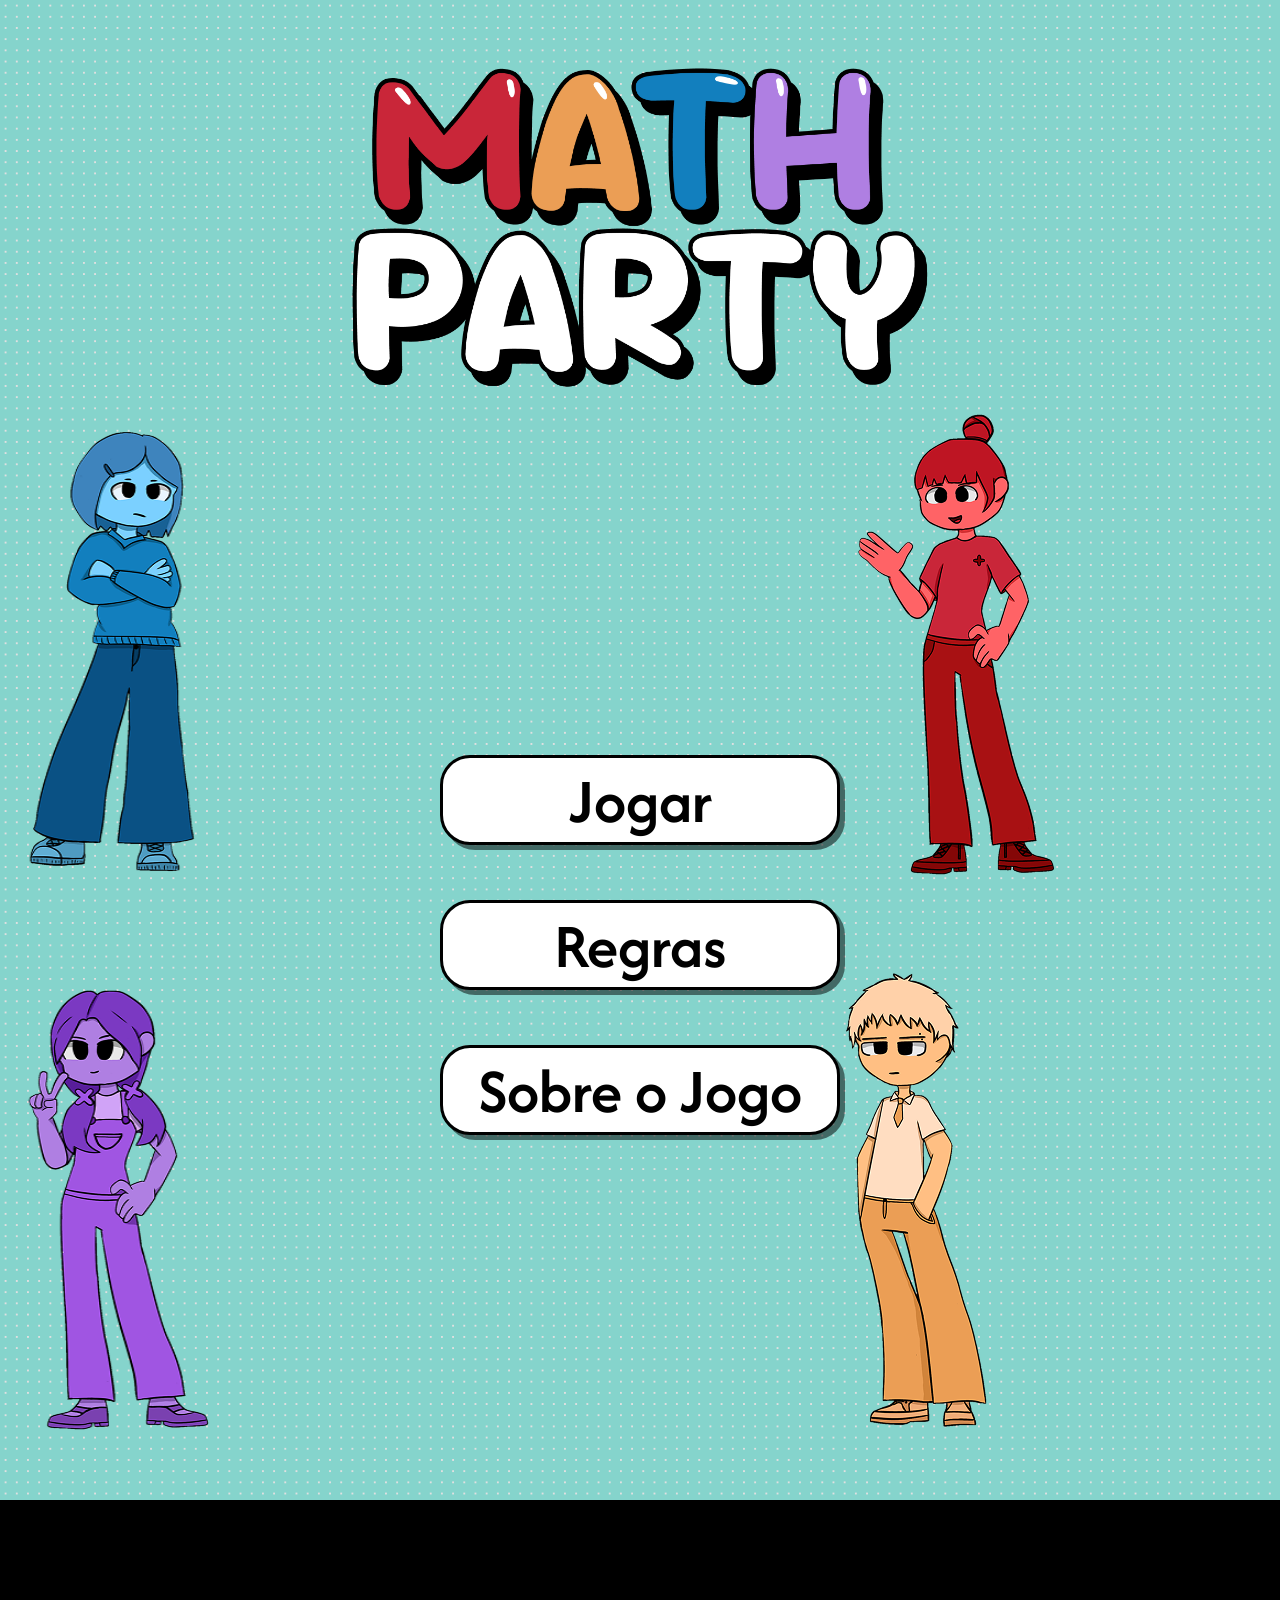
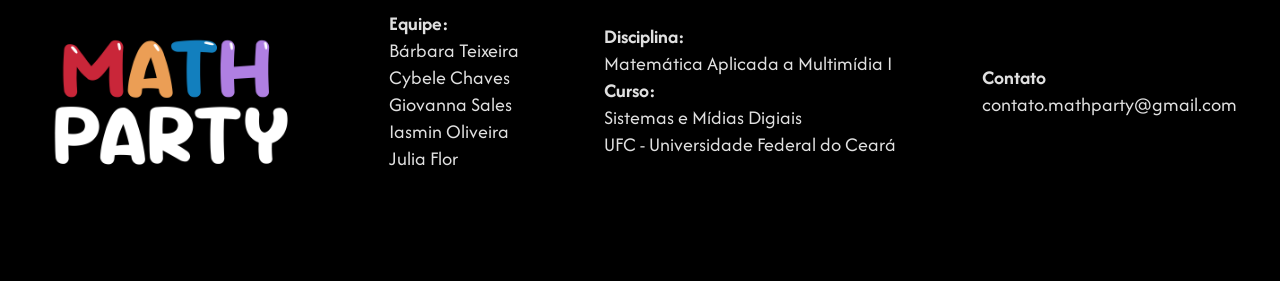
<file: index.html>
<!DOCTYPE html>
<html lang="en">

<head>
    <meta charset="UTF-8">
    <meta name="viewport" content="width=device-width, initial-scale=1.0">
    <title>Math Party</title>
    <link rel="preconnect" href="https://fonts.googleapis.com">
    <link rel="preconnect" href="https://fonts.gstatic.com" crossorigin>
    <link href="https://fonts.googleapis.com/css2?family=Afacad+Flux:wght@100..1000&display=swap" rel="stylesheet">
    <link rel="stylesheet" href="style.css">
</head>

<body>
    <div>
        <div class="logo-container">
            <img src="images/mathpartylogo.png" alt="" class="img-logo">
        </div>




        <div class="personagens">
            <div class="personagens-esquerda">
                <img src="images/subtracao.png" alt="" class="img-pecas">
                <img src="images/multiplicacao.png" alt="" class="img-pecas">
            </div>

            <div class="button-container">
                <a href="pages/escolhapersonagens.html"><button>Jogar</button></a>
                <a href="pages/regras.html"><button>Regras</button></a>
                <a href="pages/sobre.html"><button>Sobre o Jogo</button></a>
            </div>

            <div class="personagens-direita">
                <img src="images/adicao.png" alt="" class="img-pecas">
                <img src="images/divisao.png" alt="" class="img-pecas">
            </div>
        </div>
    </div>

    <footer>
        <img src="images/mathpartylogo.png" alt="logo-mathparty">
        <div>
            <p>
                <strong>Equipe:</strong><br>
                Bárbara Teixeira <br>
                Cybele Chaves<br>
                Giovanna Sales<br>
                Iasmin Oliveira<br>
                Julia Flor
            </p>
        </div>
        <div>
            <p>
                <strong>Disciplina:</strong><br>
                Matemática Aplicada a Multimídia I<br>
                <strong>Curso:</strong><br>
                Sistemas e Mídias Digiais <br>
                UFC - Universidade Federal do Ceará
            </p>
        </div>
        <div>
            <p>
                <strong>Contato</strong><br>
                <p>contato.mathparty@gmail.com</p>
            </p>
        </div>
    </footer>
</body>

</html>
</file>
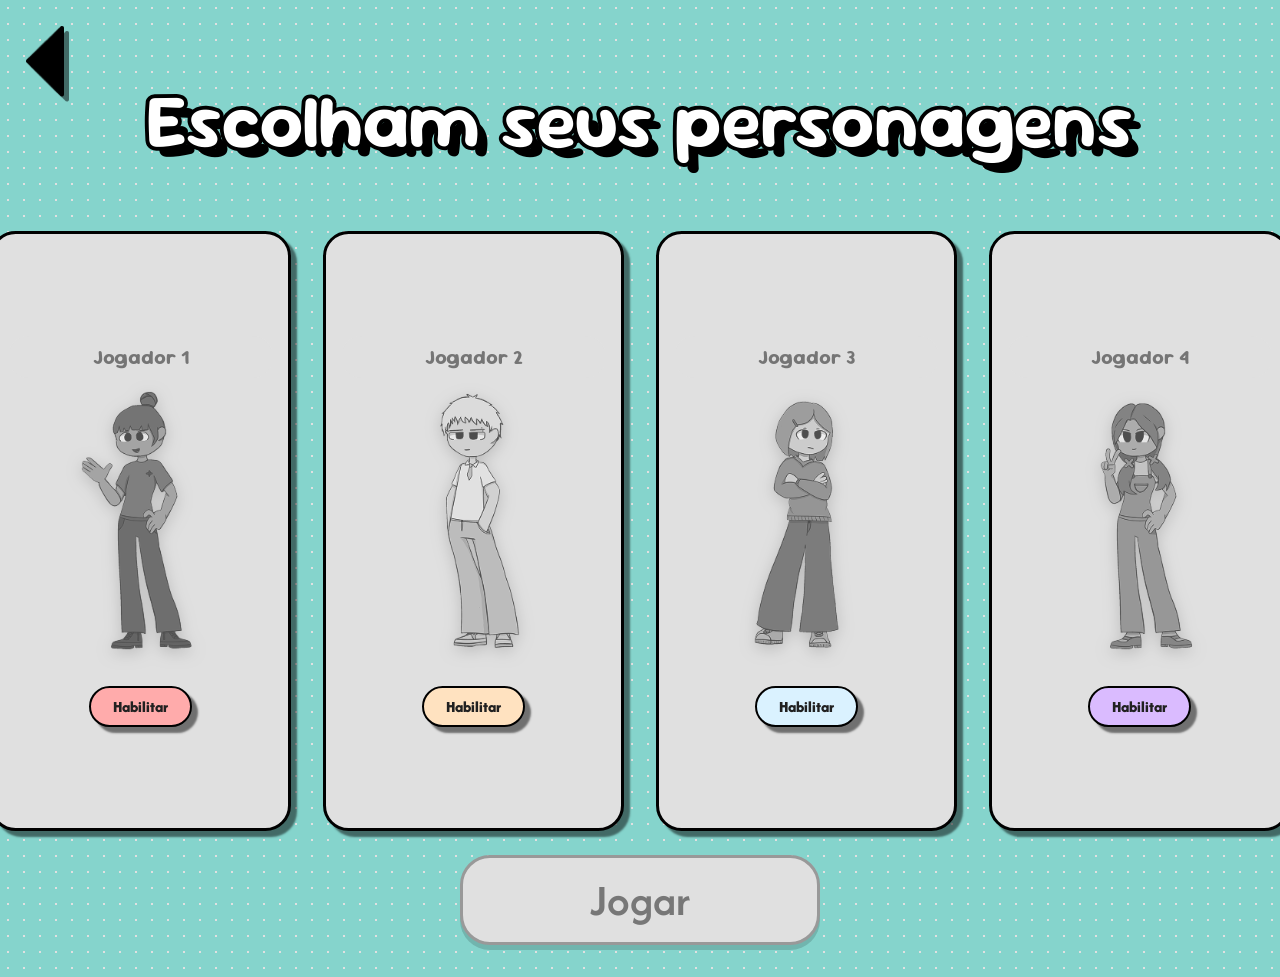
<file: pages/escolhapersonagens.html>
<!DOCTYPE html>
<html lang="en">
<head>
    <meta charset="UTF-8">
    <meta name="viewport" content="width=device-width, initial-scale=1.0">
    <title>Math Party - Jogo</title>
    <link rel="preconnect" href="https://fonts.googleapis.com">
    <link rel="preconnect" href="https://fonts.gstatic.com" crossorigin>
    <link
        href="https://fonts.googleapis.com/css2?family=Afacad+Flux:wght@100..1000&family=Sour+Gummy:ital,wght@0,100..900;1,100..900&display=swap"
        rel="stylesheet">
    <link rel="stylesheet" href="../style/escolhapersonagens.css">
</head>
<body>
    <div class="container">
        <a href="../index.html"><img src="../images/voltar.png" alt="" class="btn-voltar"></a>
        <h1>Escolham seus personagens</h1>
        <div class="cards">
            <div class="card">
                <input type="text" placeholder="Jogador 1">
                <img src="../images/adicaoEscolha.png" alt="adição">
                <button>Habilitar</button>
            </div>
            <div class="card">
                <input type="text" placeholder="Jogador 2">
                <img src="../images/divisaoEscolha.png" alt="divisão">
                <button>Habilitar</button>
            </div>
            <div class="card">
                <input type="text" placeholder="Jogador 3">
                <img src="../images/subtracaoEscolha.png" alt="subtração">
                <button>Habilitar</button>
            </div>
            <div class="card">
                <input type="text" placeholder="Jogador 4">
                <img src="../images/multiplicacaoEscolha.png" alt="multiplicação">
                <button>Habilitar</button>
            </div>
        </div>
        <a href="tabuleiro.html"><button class="jogar">Jogar</button></a>
    </div>
    <script type="module" src="../script/escolhapersonagens.js"></script>
</body>
</html>
</file>
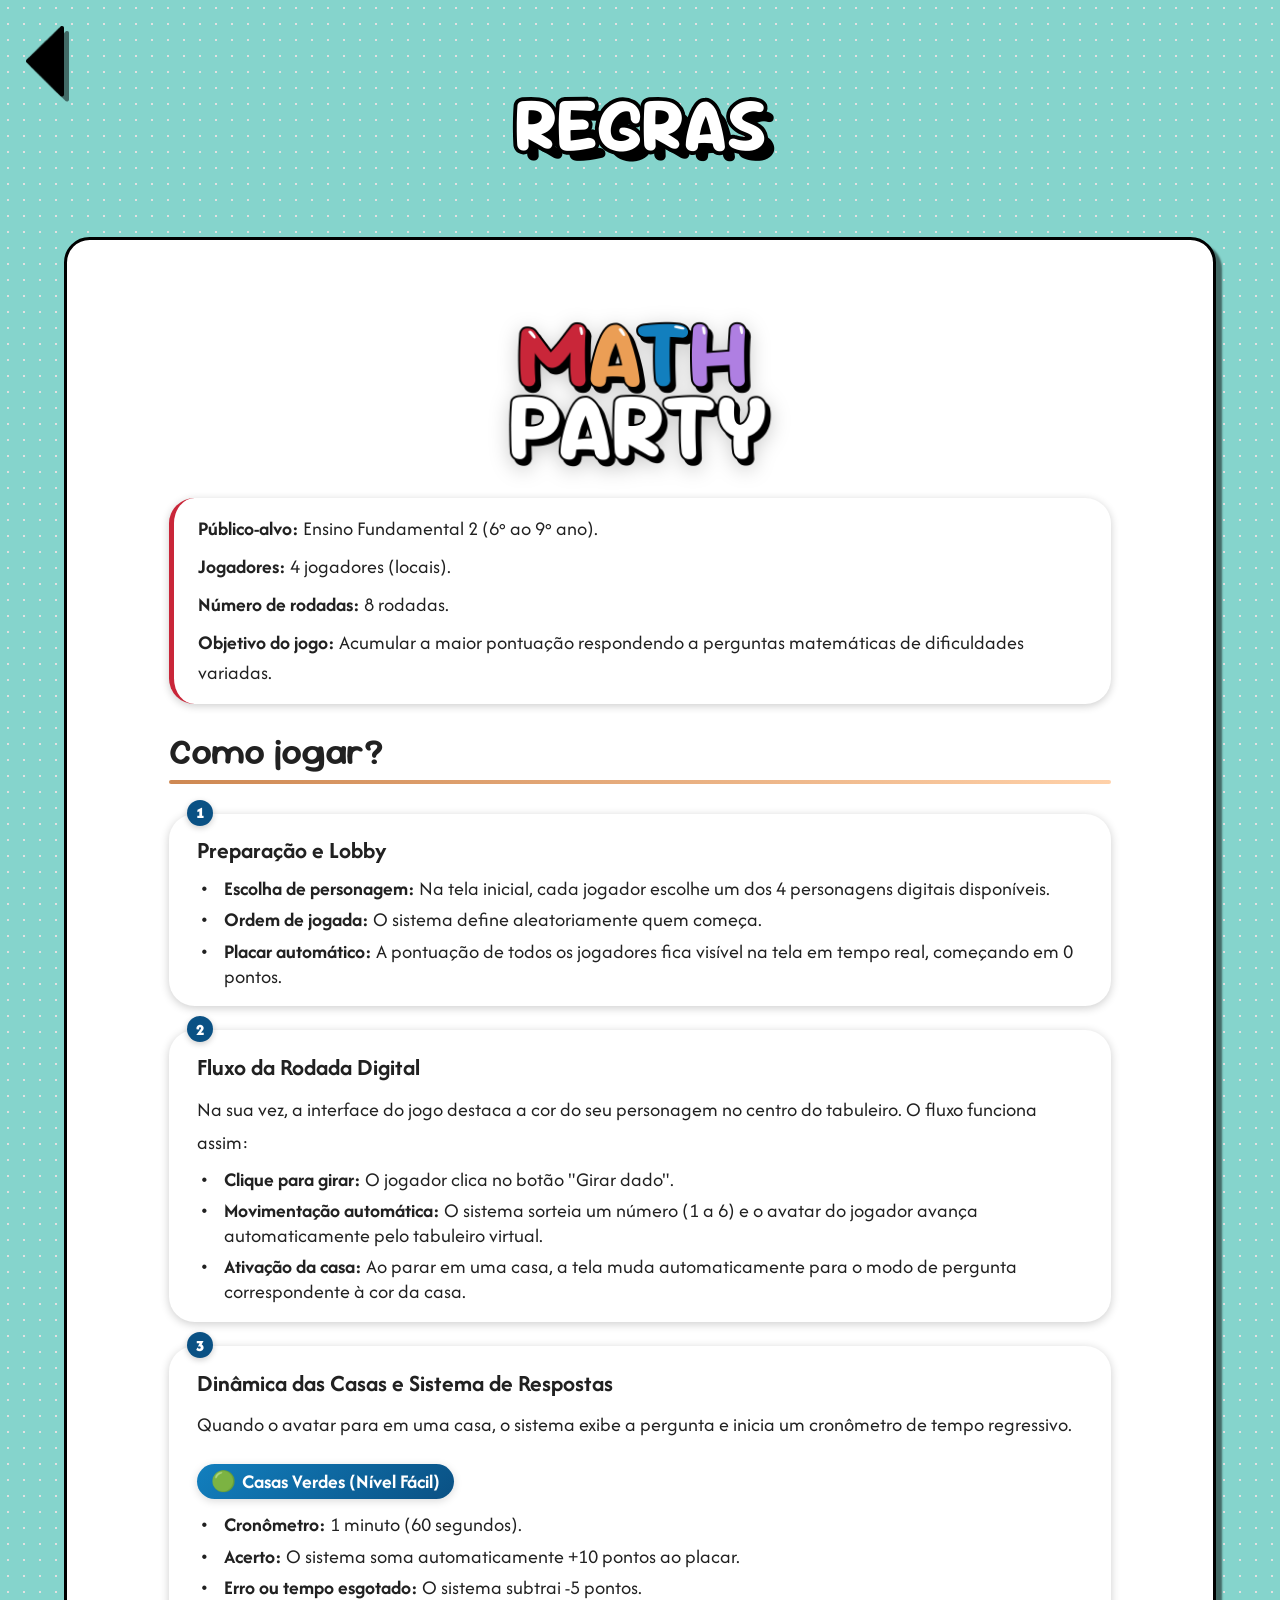
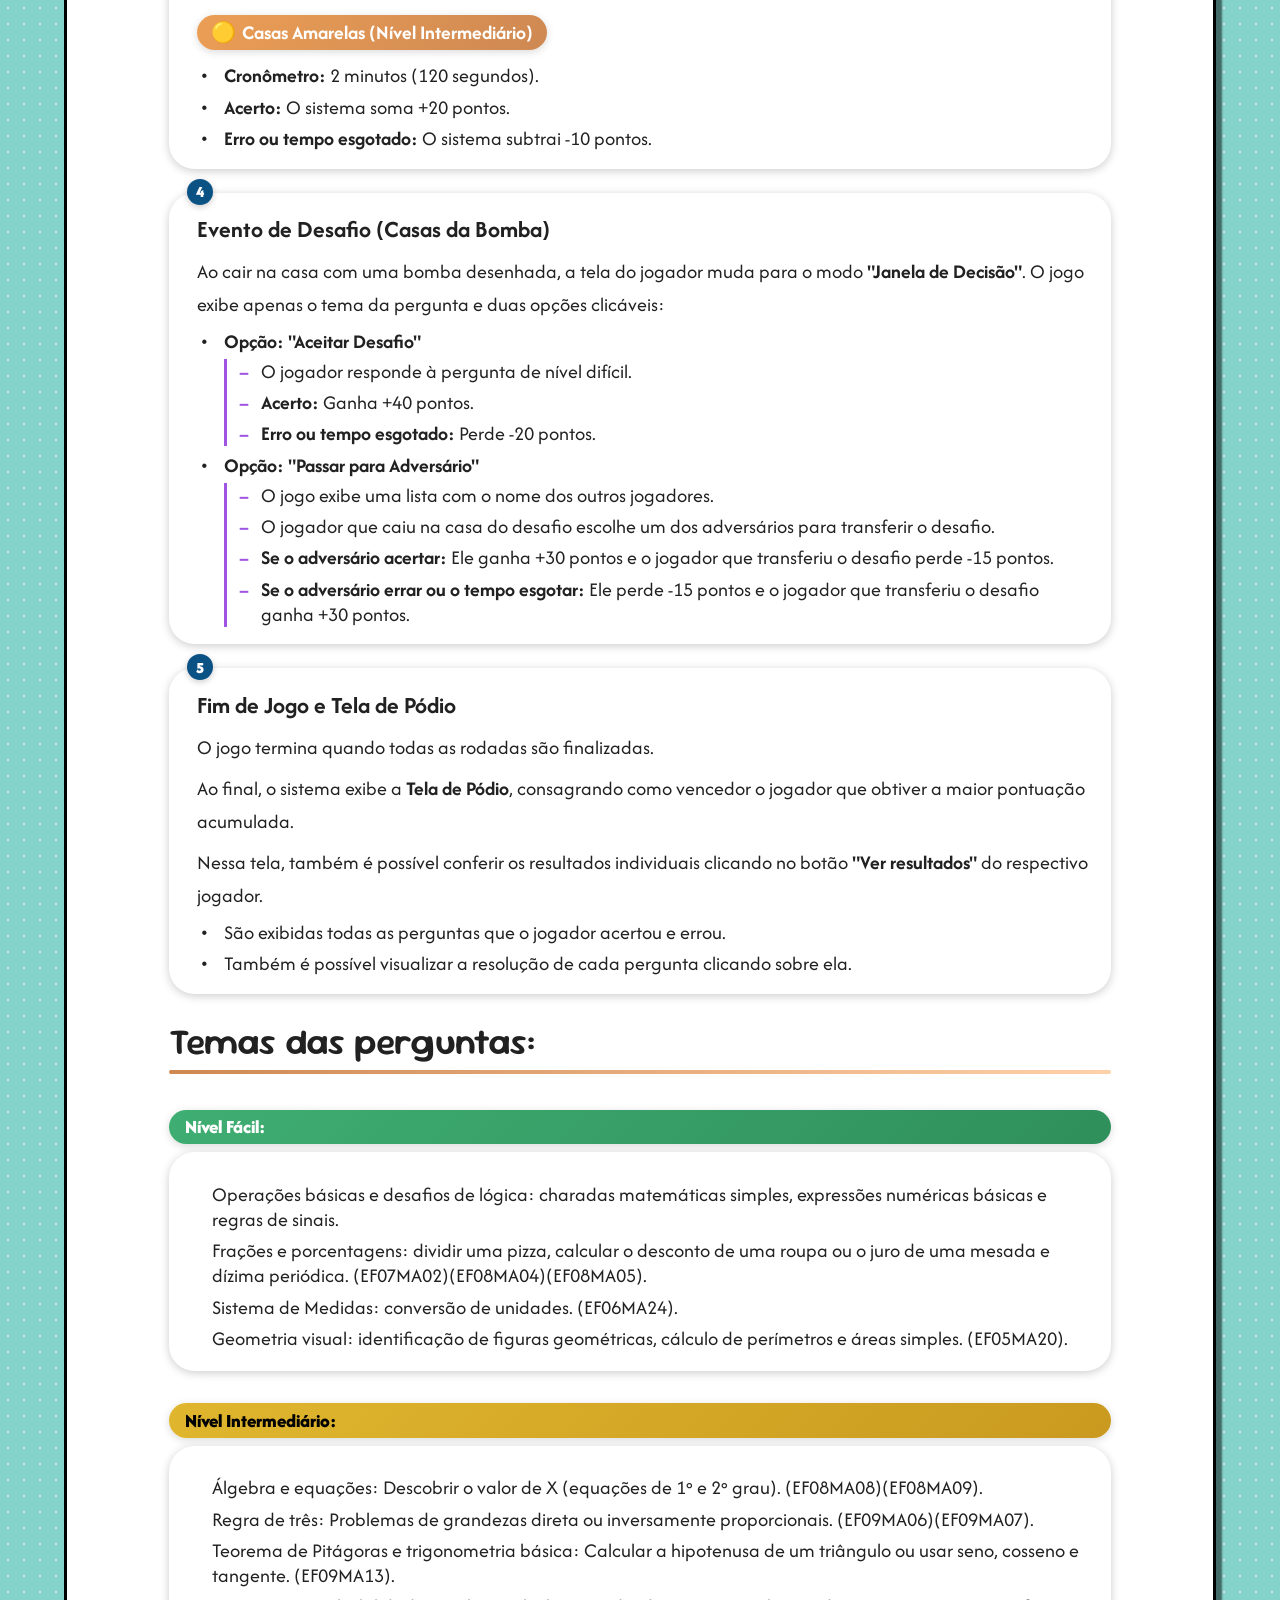
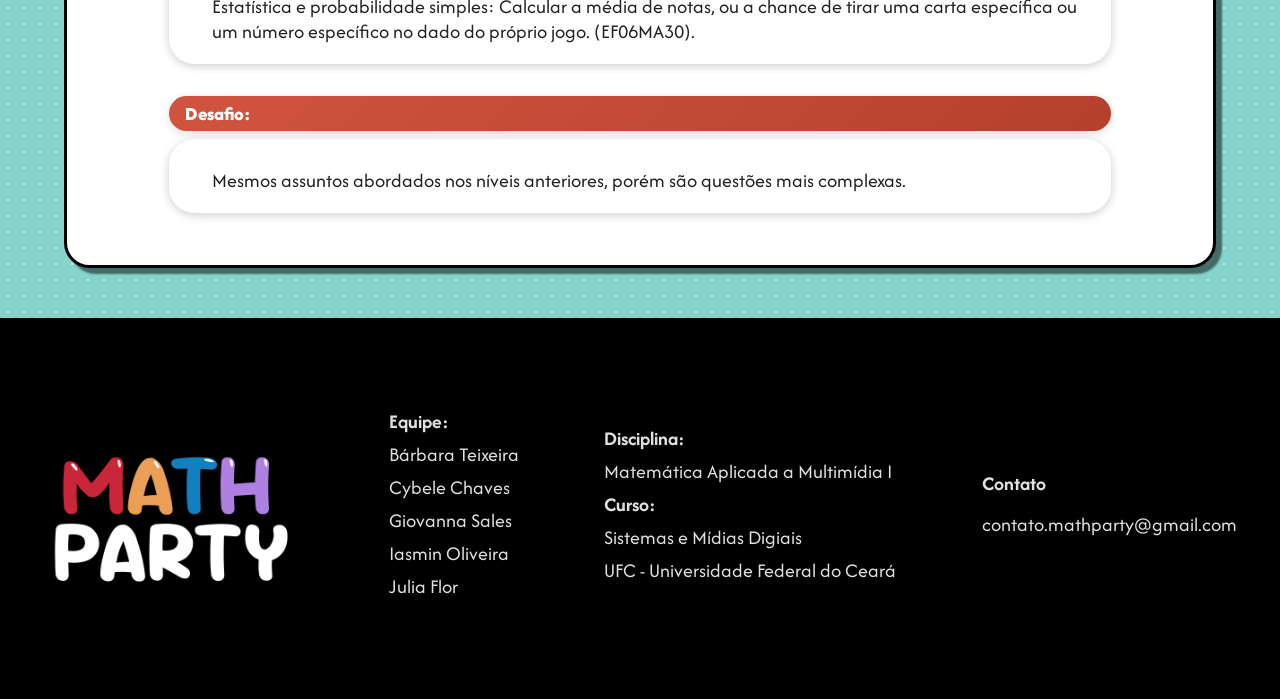
<file: pages/regras.html>
<!DOCTYPE html>
<html lang="en">

<head>
    <meta charset="UTF-8">
    <meta name="viewport" content="width=device-width, initial-scale=1.0">
    <title>Math Party - Regras</title>
    <link rel="preconnect" href="https://fonts.googleapis.com">
    <link rel="preconnect" href="https://fonts.gstatic.com" crossorigin>
    <link
        href="https://fonts.googleapis.com/css2?family=Afacad+Flux:wght@100..1000&family=Sour+Gummy:ital,wght@0,100..900;1,100..900&display=swap"
        rel="stylesheet">
    <link rel="stylesheet" href="../style/regras.css">
</head>

<body>
    <div class="div">
    <div class="container">
        <a href="../index.html"><img src="../images/voltar.png" alt="" class="btn-voltar"></a>
        <h1>REGRAS</h1>
        <div class="retangulo">
            <img src="../images/mathpartylogo.png" alt="" class="logo">
            <ul class="inicial">
                <li><strong>Público-alvo:</strong> Ensino Fundamental 2 (6º ao 9º ano).</li>
                <li><strong>Jogadores:</strong> 4 jogadores (locais).</li>
                <li><strong>Número de rodadas:</strong> 8 rodadas.</li>
                <li><strong>Objetivo do jogo:</strong> Acumular a maior pontuação respondendo a perguntas matemáticas de
                    dificuldades variadas.</li>
            </ul>
            <h2>Como jogar?</h2>
            <ol>
                <li>
                    <h3>Preparação e Lobby</h3>
                    <ul>
                        <li><strong>Escolha de personagem:</strong> Na tela inicial, cada jogador escolhe um dos 4
                            personagens digitais disponíveis.</li>
                        <li><strong>Ordem de jogada:</strong> O sistema define aleatoriamente quem começa.</li>
                        <li><strong>Placar automático:</strong> A pontuação de todos os jogadores fica visível na tela
                            em tempo real, começando em 0 pontos.</li>
                    </ul>
                </li>

                <li>
                    <h3>Fluxo da Rodada Digital</h3>
                    <p>Na sua vez, a interface do jogo destaca a cor do seu personagem no centro do tabuleiro. O fluxo
                        funciona assim:</p>

                    <ul>
                        <li><strong>Clique para girar:</strong> O jogador clica no botão "Girar dado".</li>
                        <li><strong>Movimentação automática:</strong> O sistema sorteia um número (1 a 6) e o avatar do
                            jogador avança automaticamente pelo tabuleiro virtual.</li>
                        <li><strong>Ativação da casa:</strong> Ao parar em uma casa, a tela muda automaticamente para o
                            modo de pergunta correspondente à cor da casa.</li>
                    </ul>
                </li>

                <li>
                    <h3>Dinâmica das Casas e Sistema de Respostas</h3>

                    <p>Quando o avatar para em uma casa, o sistema exibe a pergunta e inicia um cronômetro de tempo
                        regressivo.</p>

                    <h4>Casas Verdes (Nível Fácil)</h4>
                    <ul>
                        <li><strong>Cronômetro:</strong> 1 minuto (60 segundos).</li>
                        <li><strong>Acerto:</strong> O sistema soma automaticamente +10 pontos ao placar.</li>
                        <li><strong>Erro ou tempo esgotado:</strong> O sistema subtrai -5 pontos.</li>
                    </ul>

                    <h4>Casas Amarelas (Nível Intermediário)</h4>
                    <ul>
                        <li><strong>Cronômetro:</strong> 2 minutos (120 segundos).</li>
                        <li><strong>Acerto:</strong> O sistema soma +20 pontos.</li>
                        <li><strong>Erro ou tempo esgotado:</strong> O sistema subtrai -10 pontos.</li>
                    </ul>
                </li>

                <li>
                    <h3>Evento de Desafio (Casas da Bomba)</h3>

                    <p>
                        Ao cair na casa com uma bomba desenhada, a tela do jogador muda para o modo
                        <strong>"Janela de Decisão"</strong>. O jogo exibe apenas o tema da pergunta e
                        duas opções clicáveis:
                    </p>

                    <ul>
                        <li>
                            <strong>Opção: "Aceitar Desafio"</strong>
                            <ul>
                                <li>O jogador responde à pergunta de nível difícil.</li>
                                <li><strong>Acerto:</strong> Ganha +40 pontos.</li>
                                <li><strong>Erro ou tempo esgotado:</strong> Perde -20 pontos.</li>
                            </ul>
                        </li>

                        <li>
                            <strong>Opção: "Passar para Adversário"</strong>
                            <ul>
                                <li>O jogo exibe uma lista com o nome dos outros jogadores.</li>
                                <li>O jogador que caiu na casa do desafio escolhe um dos adversários para transferir o
                                    desafio.</li>
                                <li><strong>Se o adversário acertar:</strong> Ele ganha +30 pontos e o jogador que
                                    transferiu o desafio perde -15 pontos.</li>
                                <li><strong>Se o adversário errar ou o tempo esgotar:</strong> Ele perde -15 pontos e o
                                    jogador que transferiu o desafio ganha +30 pontos.</li>
                            </ul>
                        </li>
                    </ul>
                </li>

                <li>
                    <h3>Fim de Jogo e Tela de Pódio</h3>

                    <p>
                        O jogo termina quando todas as rodadas são finalizadas.
                    </p>

                    <p>
                        Ao final, o sistema exibe a <strong>Tela de Pódio</strong>, consagrando como vencedor
                        o jogador que obtiver a maior pontuação acumulada.
                    </p>

                    <p>
                        Nessa tela, também é possível conferir os resultados individuais clicando no botão
                        <strong>"Ver resultados"</strong> do respectivo jogador.
                    </p>

                    <ul>
                        <li>São exibidas todas as perguntas que o jogador acertou e errou.</li>
                        <li>Também é possível visualizar a resolução de cada pergunta clicando sobre ela.</li>
                    </ul>

                </li>
            </ol>

            <h2>Temas das perguntas:</h2>

            <h3>Nível Fácil:</h3>
            <ul>
                <li>
                    Operações básicas e desafios de lógica: charadas matemáticas simples,
                    expressões numéricas básicas e regras de sinais.
                </li>
                <li>
                    Frações e porcentagens: dividir uma pizza, calcular o desconto de uma
                    roupa ou o juro de uma mesada e dízima periódica.
                    (EF07MA02)(EF08MA04)(EF08MA05).
                </li>
                <li>
                    Sistema de Medidas: conversão de unidades. (EF06MA24).
                </li>
                <li>
                    Geometria visual: identificação de figuras geométricas, cálculo de
                    perímetros e áreas simples. (EF05MA20).
                </li>
            </ul>

            <h3>Nível Intermediário:</h3>
            <ul>
                <li>
                    Álgebra e equações: Descobrir o valor de X (equações de 1º e 2º grau).
                    (EF08MA08)(EF08MA09).
                </li>
                <li>
                    Regra de três: Problemas de grandezas direta ou inversamente
                    proporcionais. (EF09MA06)(EF09MA07).
                </li>
                <li>
                    Teorema de Pitágoras e trigonometria básica: Calcular a hipotenusa de um
                    triângulo ou usar seno, cosseno e tangente. (EF09MA13).
                </li>
                <li>
                    Estatística e probabilidade simples: Calcular a média de notas, ou a
                    chance de tirar uma carta específica ou um número específico no dado do
                    próprio jogo. (EF06MA30).
                </li>
            </ul>

            <h3>Desafio:</h3>
            <ul>
                <li>
                    Mesmos assuntos abordados nos níveis anteriores, porém são questões mais
                    complexas.
                </li>
            </ul>
        </div>
    </div>
    </div>
    <footer>
        <img src="../images/mathpartylogo.png" alt="logo-mathparty">
        <div>
            <p>
                <strong>Equipe:</strong><br>
                Bárbara Teixeira <br>
                Cybele Chaves<br>
                Giovanna Sales<br>
                Iasmin Oliveira<br>
                Julia Flor
            </p>
        </div>
        <div>
            <p>
                <strong>Disciplina:</strong><br>
                Matemática Aplicada a Multimídia I<br>
                <strong>Curso:</strong><br>
                Sistemas e Mídias Digiais <br>
                UFC - Universidade Federal do Ceará
            </p>
        </div>
        <div>
            <p>
                <strong>Contato</strong><br>
                <p>contato.mathparty@gmail.com</p>
            </p>
        </div>
    </footer>
</body>

</html>
</file>
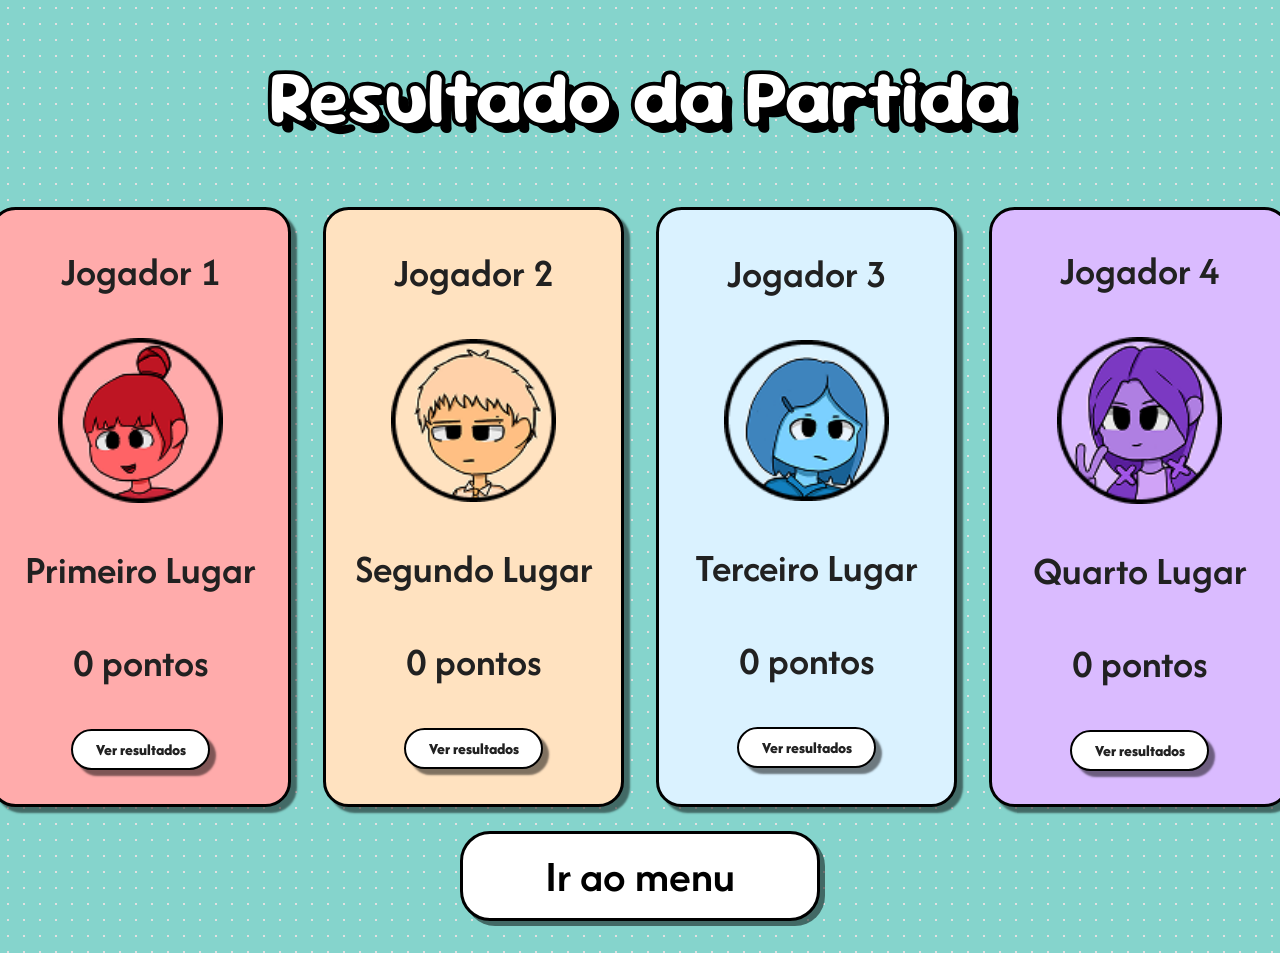
<file: pages/resultadoGeral.html>
<!DOCTYPE html>
<html lang="en">
<head>
    <meta charset="UTF-8">
    <meta name="viewport" content="width=device-width, initial-scale=1.0">
    <title>Math Party - Resultado Geral</title>
    <link rel="preconnect" href="https://fonts.googleapis.com">
    <link rel="preconnect" href="https://fonts.gstatic.com" crossorigin>
    <link
        href="https://fonts.googleapis.com/css2?family=Afacad+Flux:wght@100..1000&family=Sour+Gummy:ital,wght@0,100..900;1,100..900&display=swap"
        rel="stylesheet">
    <link rel="stylesheet" href="../style/resultadoGeral.css">
</head>
<body>
    <div class="container">
        <h1>Resultado da Partida</h1>
        <div class="cards">
            <div class="card p1">
                <h2>Jogador 1</h2>
                <img src="../images/adicaoExpressao.png" alt="">
                <h2>Primeiro Lugar</h2>
                <h2>0 pontos</h2>
                <a href="resultadoIndividual.html"><button class="result">Ver resultados</button></a>
            </div>
            <div class="card 2">
                <h2>Jogador 2</h2>
                <img src="../images/divisaoExpressao.png" alt="">
                <h2>Segundo Lugar</h2>
                <h2>0 pontos</h2>
                <a href="resultadoIndividual.html"><button class="result">Ver resultados</button></a>
            </div>
            <div class="card 3">
                <h2>Jogador 3</h2>
                <img src="../images/subtracaoExpressao.png" alt="">
                <h2>Terceiro Lugar</h2>
                <h2>0 pontos</h2>
                <a href="resultadoIndividual.html"><button class="result">Ver resultados</button></a>
            </div>
            <div class="card 4">
                <h2>Jogador 4</h2>
                <img src="../images/multiplicacaoExpressao.png" alt="">
                <h2>Quarto Lugar</h2>
                <h2>0 pontos</h2>
                <a href="resultadoIndividual.html"><button class="result">Ver resultados</button></a>
            </div>
        </div>
        <a href="../index.html"><button class="menu">Ir ao menu</button></a>
    </div>
</body>
</html>
</file>
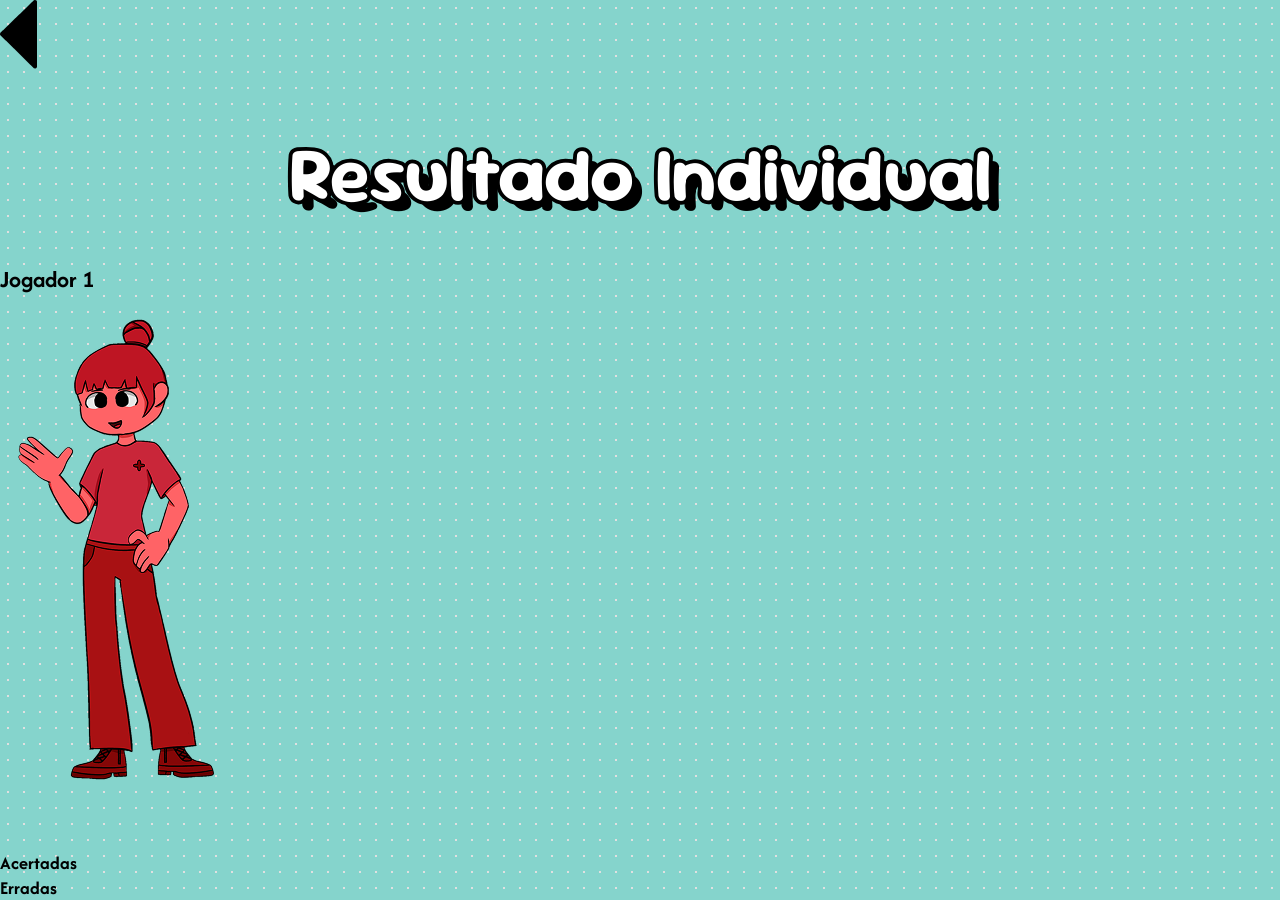
<file: pages/resultadoIndividual.html>
<!DOCTYPE html>
<html lang="en">
<head>
    <meta charset="UTF-8">
    <meta name="viewport" content="width=device-width, initial-scale=1.0">
    <title>Math Party - Resultado Individual</title>
    <link rel="preconnect" href="https://fonts.googleapis.com">
    <link rel="preconnect" href="https://fonts.gstatic.com" crossorigin>
    <link
        href="https://fonts.googleapis.com/css2?family=Afacad+Flux:wght@100..1000&family=Sour+Gummy:ital,wght@0,100..900;1,100..900&display=swap"
        rel="stylesheet">
    <link rel="stylesheet" href="../style/resultadoIndividual.css">
</head>
<body>
    <div>
        <img src="../images/voltar.png" alt="">
        <h1>Resultado Individual</h1>
        <div>
            <div>

                <h2>Jogador 1</h2>
                <img src="../images/adicao.png" alt="">
            </div>
            <div>
                <h3>Acertadas</h3>
            </div>
            <div>
                <h3>Erradas</h3>
            </div>
        </div>
    </div>
</body>
</html>
</file>
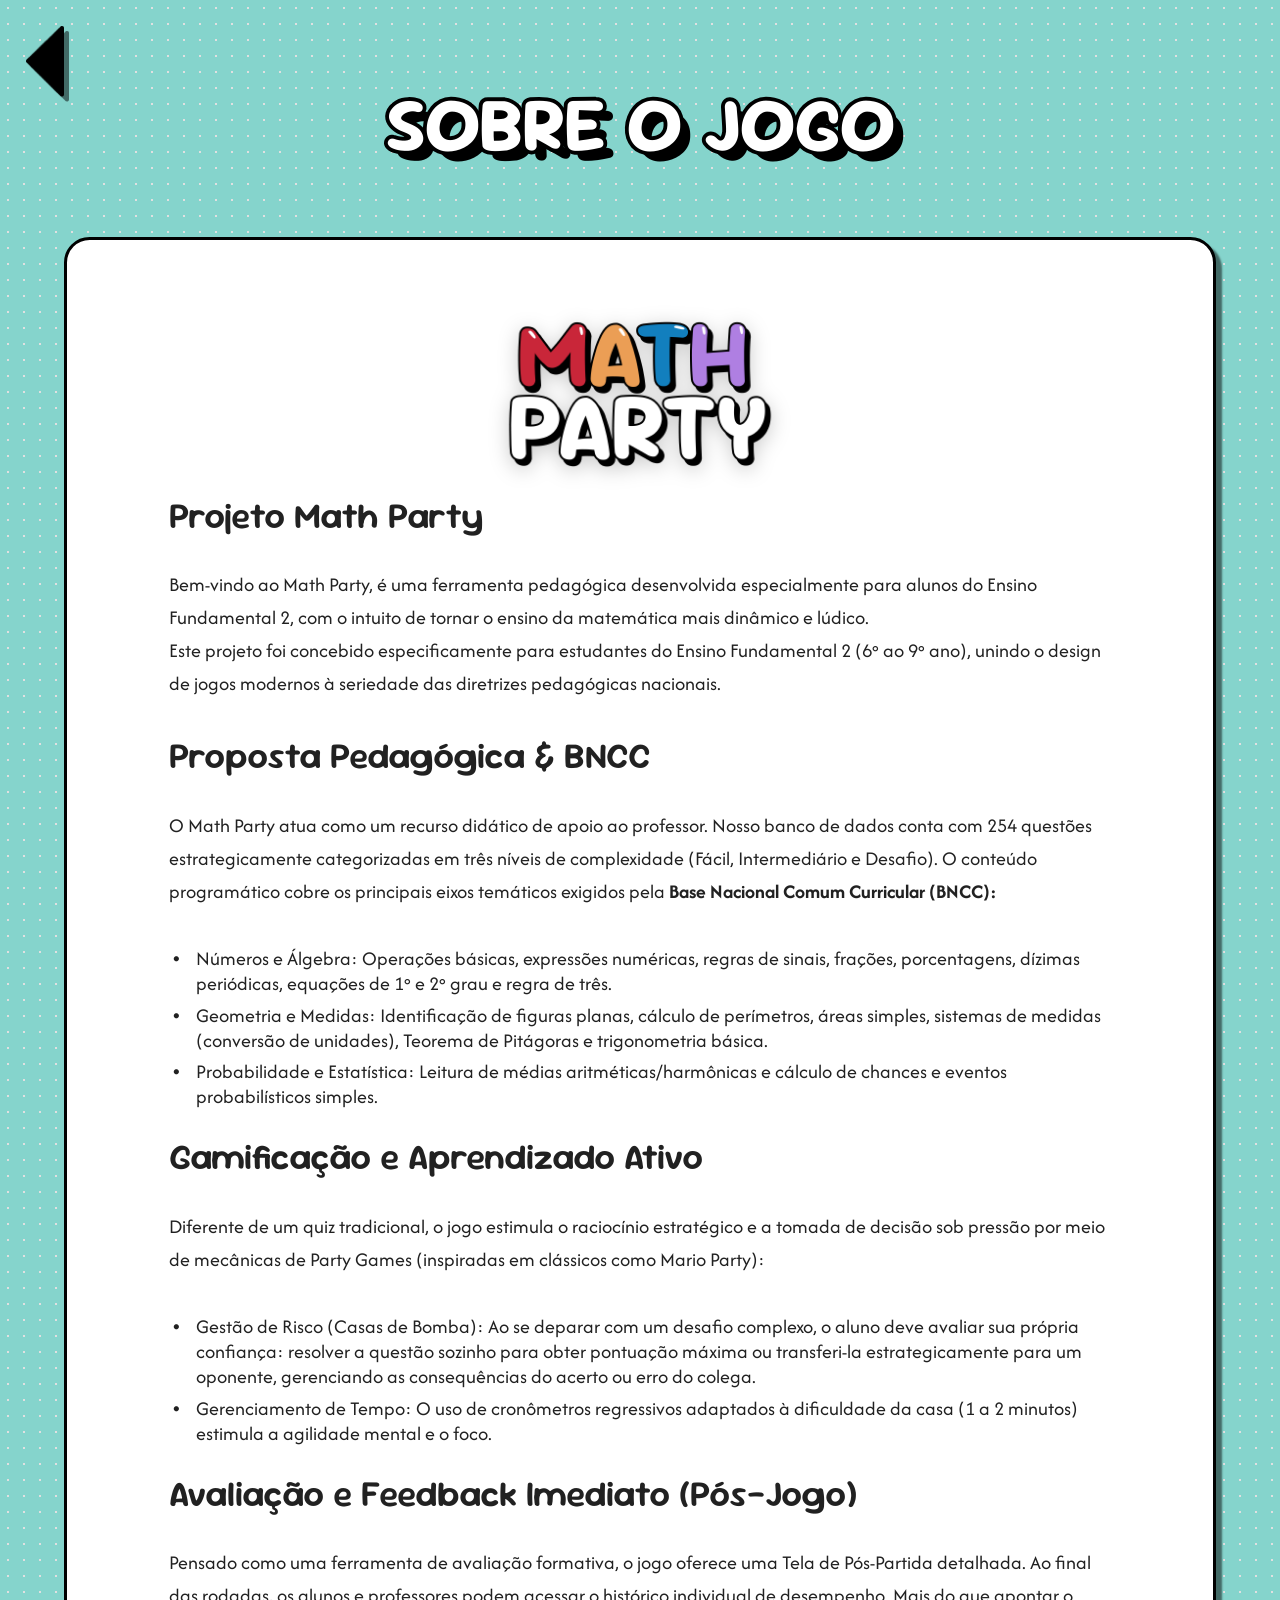
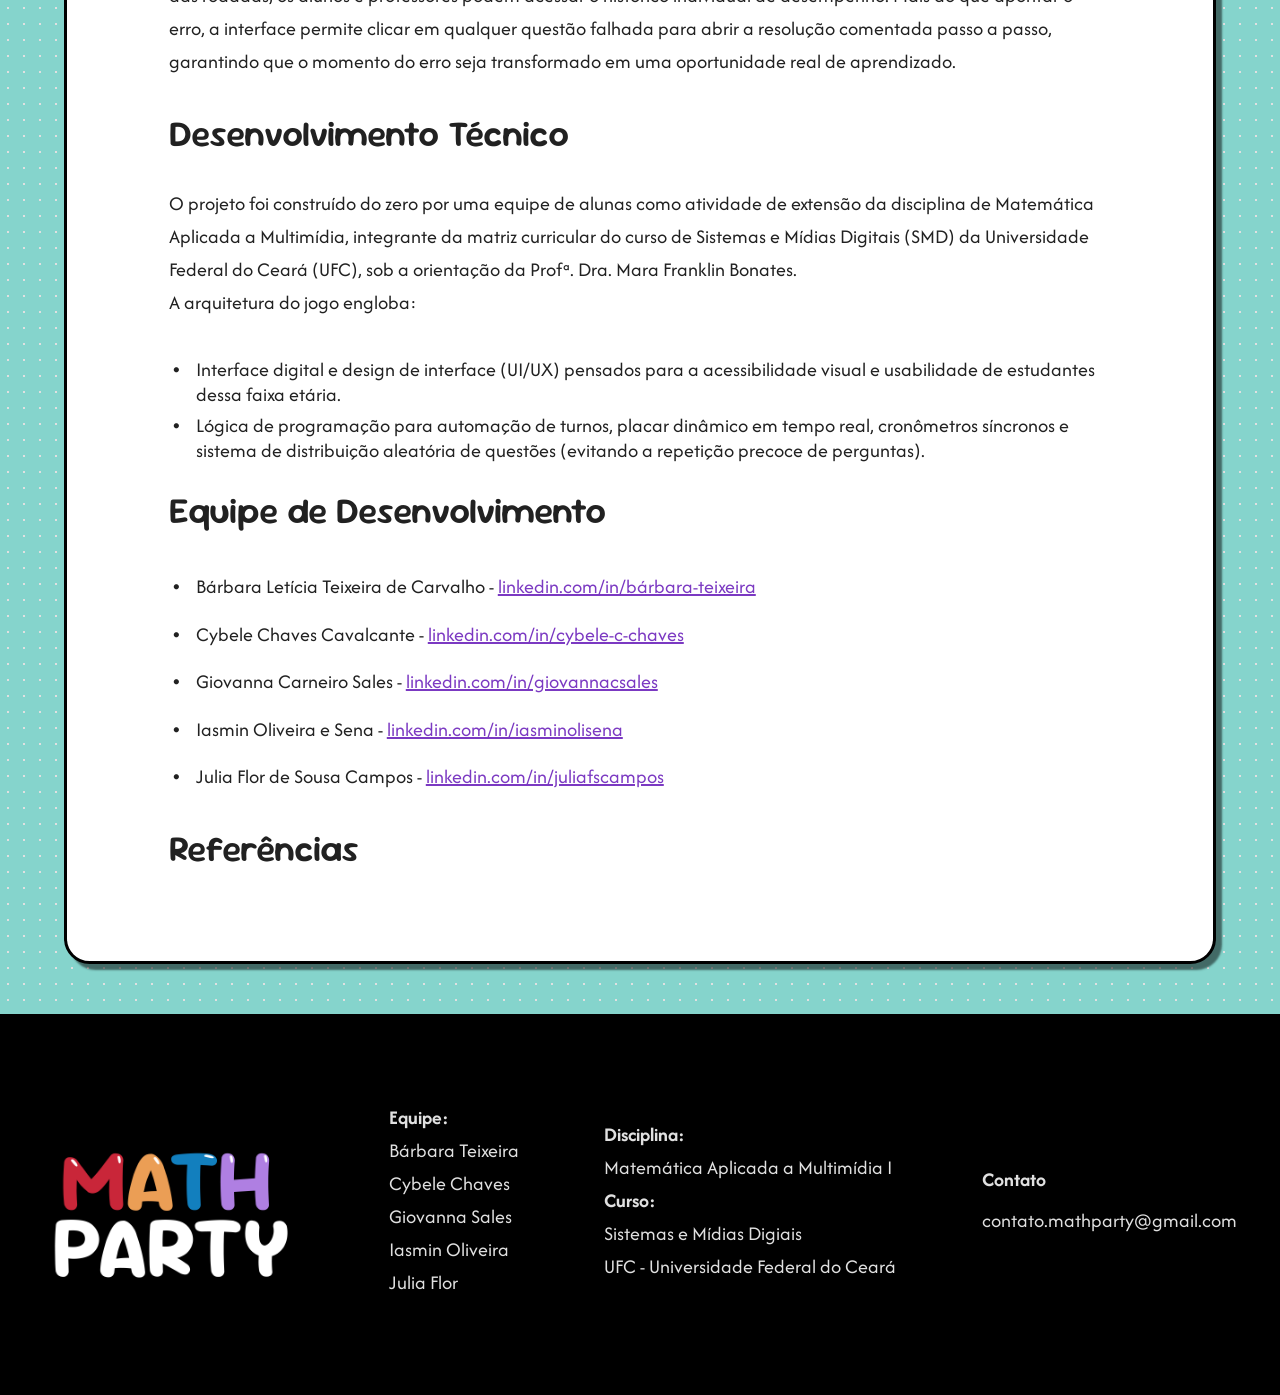
<file: pages/sobre.html>
<!DOCTYPE html>
<html lang="en">

<head>
    <meta charset="UTF-8">
    <meta name="viewport" content="width=device-width, initial-scale=1.0">
    <title>Document</title>
    <link rel="preconnect" href="https://fonts.googleapis.com">
    <link rel="preconnect" href="https://fonts.gstatic.com" crossorigin>
    <link
        href="https://fonts.googleapis.com/css2?family=Afacad+Flux:wght@100..1000&family=Sour+Gummy:ital,wght@0,100..900;1,100..900&display=swap"
        rel="stylesheet">
    <link rel="stylesheet" href="../style/sobre.css">
</head>

<body>
    <div class="div">
        <div class="container">
            <a href="../index.html"><img src="../images/voltar.png" alt="" class="btn-voltar"></a>
            <h1>SOBRE O JOGO</h1>
            <div class="retangulo">
                <img src="../images/mathpartylogo.png" alt="" class="logo">
                <h2>Projeto Math Party</h2>
                <p>
                    Bem-vindo ao Math Party, é uma ferramenta pedagógica desenvolvida especialmente para alunos do
                    Ensino Fundamental 2, com o intuito
                    de tornar o ensino da matemática mais dinâmico e lúdico. <br>
                    Este projeto foi concebido especificamente para estudantes do Ensino Fundamental 2 (6º ao 9º ano),
                    unindo o design de jogos modernos à seriedade das diretrizes pedagógicas nacionais.
                </p>

                <h3>Proposta Pedagógica & BNCC</h3>

                <p>
                    O Math Party atua como um recurso didático de apoio ao professor. Nosso banco de dados conta com 254
                    questões estrategicamente categorizadas em três níveis de complexidade (Fácil, Intermediário e
                    Desafio). O conteúdo programático cobre os principais eixos temáticos exigidos pela <strong>Base
                        Nacional Comum Curricular (BNCC):</strong>
                </p>

                <ul>
                    <li>Números e Álgebra: Operações básicas, expressões numéricas, regras de sinais, frações,
                        porcentagens, dízimas periódicas, equações de 1º e 2º grau e regra de três.</li>
                    <li>Geometria e Medidas: Identificação de figuras planas, cálculo de perímetros, áreas simples,
                        sistemas de medidas (conversão de unidades), Teorema de Pitágoras e trigonometria básica.</li>
                    <li>Probabilidade e Estatística: Leitura de médias aritméticas/harmônicas e cálculo de chances e
                        eventos probabilísticos simples.</li>
                </ul>

                <h3>Gamificação e Aprendizado Ativo</h3>

                <p>Diferente de um quiz tradicional, o jogo estimula o raciocínio estratégico e a tomada de decisão sob
                    pressão por meio de mecânicas de Party Games (inspiradas em clássicos como Mario Party):</p>

                <ul>
                    <li>Gestão de Risco (Casas de Bomba): Ao se deparar com um desafio complexo, o aluno deve avaliar
                        sua própria confiança: resolver a questão sozinho para obter pontuação máxima ou transferi-la
                        estrategicamente para um oponente, gerenciando as consequências do acerto ou erro do colega.
                    </li>
                    <li>Gerenciamento de Tempo: O uso de cronômetros regressivos adaptados à dificuldade da casa (1 a 2
                        minutos) estimula a agilidade mental e o foco.</li>
                </ul>

                <h3>Avaliação e Feedback Imediato (Pós-Jogo)</h3>

                <p>Pensado como uma ferramenta de avaliação formativa, o jogo oferece uma Tela de Pós-Partida detalhada.
                    Ao final das rodadas, os alunos e professores podem acessar o histórico individual de desempenho.
                    Mais do que apontar o erro, a interface permite clicar em qualquer questão falhada para abrir a
                    resolução comentada passo a passo, garantindo que o momento do erro seja transformado em uma
                    oportunidade real de aprendizado.</p>

                <h3>Desenvolvimento Técnico</h3>

                <p>O projeto foi construído do zero por uma equipe de alunas como atividade de extensão da disciplina de Matemática Aplicada a
                    Multimídia, integrante da matriz curricular do curso de Sistemas e Mídias Digitais (SMD) da
                    Universidade Federal do Ceará (UFC), sob a orientação da Profª. Dra. Mara Franklin Bonates. <br>
                A arquitetura do jogo engloba:</p>
                
                <ul>
                    <li>Interface digital e design de interface (UI/UX) pensados para a acessibilidade visual e usabilidade de estudantes dessa faixa etária.</li>
                    <li>Lógica de programação para automação de turnos, placar dinâmico em tempo real, cronômetros síncronos e sistema de distribuição aleatória de questões (evitando a repetição precoce de perguntas).</li>
                </ul>

                <h2>Equipe de Desenvolvimento</h2>

                <ul class="contato">
                    <li>
                        Bárbara Letícia Teixeira de Carvalho -
                        <a href="https://linkedin.com/in/bárbara-teixeira-82b1a841b" target="_blank">
                            linkedin.com/in/bárbara-teixeira
                        </a>
                    </li>

                    <li>
                        Cybele Chaves Cavalcante -
                        <a href="https://linkedin.com/in/cybele-c-chaves" target="_blank">
                            linkedin.com/in/cybele-c-chaves
                        </a>
                    </li>

                    <li>
                        Giovanna Carneiro Sales -
                        <a href="https://linkedin.com/in/giovannacsales" target="_blank">
                            linkedin.com/in/giovannacsales
                        </a>
                    </li>

                    <li>
                        Iasmin Oliveira e Sena -
                        <a href="https://www.linkedin.com/in/iasminolisena/" target="_blank">
                            linkedin.com/in/iasminolisena
                        </a>
                    </li>

                    <li>
                        Julia Flor de Sousa Campos -
                        <a href="https://linkedin.com/in/juliafscampos" target="_blank">
                            linkedin.com/in/juliafscampos
                        </a>
                    </li>
                </ul>

                <h2>Referências</h2>
                <p>

                </p>
            </div>
        </div>
    </div>

    <footer>
        <img src="../images/mathpartylogo.png" alt="logo-mathparty">
        <div>
            <p>
                <strong>Equipe:</strong><br>
                Bárbara Teixeira <br>
                Cybele Chaves<br>
                Giovanna Sales<br>
                Iasmin Oliveira<br>
                Julia Flor
            </p>
        </div>
        <div>
            <p>
                <strong>Disciplina:</strong><br>
                Matemática Aplicada a Multimídia I<br>
                <strong>Curso:</strong><br>
                Sistemas e Mídias Digiais <br>
                UFC - Universidade Federal do Ceará
            </p>
        </div>
        <div>
            <p>
                <strong>Contato</strong><br>
            <p>contato.mathparty@gmail.com</p>
            </p>
        </div>
    </footer>
</body>

</html>
</file>
<file: style.css>
* {
    padding: 0;
    margin: 0;
    box-sizing: border-box;
    font-family: "Afacad Flux";
}

:root {
    --background-color: #85d4cc;
    --gray-color: #e0e0e0;
    --font-color: #212121;
    --white-color: #ffffff;
    --black-color: #000000;
 
    --purple-color: #7B39C2;
    --purple2-color: #A055E2;
    --ligth-purple-color: #AF7FE2;
    --ligth-purple2-color: #D0A3F7;
 
    --red-color: #840707;
    --red2-color: #A81113;
    --ligth-red-color: #C92639;
    --ligth-red2-color: #FF6366;
 
    --blue-color: #0A5184;
    --blue2-color: #127FBE;
    --ligth-blue-color: #4F9BC1;
    --ligth-blue2-color: #7BD0FF;
 
    --orange-color: #CE8852;
    --orange2-color: #EB9E55;
    --ligth-orange-color: #FFBF83;
    --ligth-orange2-color: #FFD1A9;
 
    --green-color: #2F8F5B;
    --green2-color: #3FAE72;
    --ligth-green-color: #6FCB9A;
    --ligth-green2-color: #A6E4C2;
 
    --yellow-color: #C99A1F;
    --yellow2-color: #E0B62E;
    --ligth-yellow-color: #F0CE5E;
    --ligth-yellow2-color: #F7E29B;
 
    --tema-red-color: #B5402E;
    --tema-red2-color: #D1543F;
    --ligth-tema-red-color: #E48266;
    --ligth-tema-red2-color: #F0AF9B;
}
body{
    font-family: 'Afacad Flux', sans-serif;
    background-color: var(--background-color);
    background-image: radial-gradient(circle, var(--gray-color) 0.060rem, rgba(0, 0, 0, 0) 0.060rem);
    background-size: 0.7rem 0.7rem;
}

.logo-container{
    display: flex;
    justify-content: center;
}

.img-logo{
    width: 624px;
    height: 390px;
}

.button-container{
    display: flex;
    flex-direction: column;
    justify-content: center;
    align-items: center;
    gap: 55px; 
}

button{
    width: 400px;
    height: 90px;
    border-radius: 30px;
    border: 3px solid #000;
    background: #FFF;
    box-shadow: 5px 5px 0px rgb(0,0,0, 0.5);
    font-size: 64px;
    font-weight: 600;
    cursor: pointer;
    transition: transform 0.1s, box-shadow 0.1s;
}

button:hover {
    transform: translateY(-2px);
    box-shadow: 6px 6px 0px 0 rgba(0, 0, 0, 0.50);
}

button:active {
    transform: translate(5px, 5px);
    box-shadow: none;
}

.img-pecas{
    width: 220px;
    height: 550px;
    aspect-ratio: 1/1;
}

.personagens{
    display: flex;
    justify-content: space-around;
}

footer{
    height: 381px;
    background: var(--black-color);
    display: flex;
    color: var(--gray-color);
    font-size: 1.25rem;
    justify-content: space-around;
    align-items: center;
}

footer img{
    width: 260px;
    height: 162px;
    aspect-ratio: 130/81;
}
</file>
<file: style/escolhapersonagens.css>
* {
    padding: 0;
    margin: 0;
    box-sizing: border-box;
    font-family: "Afacad Flux";
}

:root {
    --background-color: #85d4cc;
    --gray-color: #e0e0e0;
    --font-color: #212121;
    --white-color: #ffffff;
    --black-color: #000000;
 
    --purple-color: #7B39C2;
    --purple2-color: #A055E2;
    --ligth-purple-color: #AF7FE2;
    --ligth-purple2-color: #D0A3F7;
 
    --red-color: #840707;
    --red2-color: #A81113;
    --ligth-red-color: #C92639;
    --ligth-red2-color: #FF6366;
 
    --blue-color: #0A5184;
    --blue2-color: #127FBE;
    --ligth-blue-color: #4F9BC1;
    --ligth-blue2-color: #7BD0FF;
 
    --orange-color: #CE8852;
    --orange2-color: #EB9E55;
    --ligth-orange-color: #FFBF83;
    --ligth-orange2-color: #FFD1A9;
 
    --green-color: #2F8F5B;
    --green2-color: #3FAE72;
    --ligth-green-color: #6FCB9A;
    --ligth-green2-color: #A6E4C2;
 
    --yellow-color: #C99A1F;
    --yellow2-color: #E0B62E;
    --ligth-yellow-color: #F0CE5E;
    --ligth-yellow2-color: #F7E29B;
 
    --tema-red-color: #B5402E;
    --tema-red2-color: #D1543F;
    --ligth-tema-red-color: #E48266;
    --ligth-tema-red2-color: #F0AF9B;

    --card1-bg: #FFABAB;
    --card2-bg: #FFE2C0;
    --card3-bg: #DAF2FF;
    --card4-bg: #DABBFF;

}

body {
    font-family: 'Afacad Flux', sans-serif;
    min-height: 100vh;
    display: flex;
    flex-direction: column;
    align-items: center;
    padding: clamp(1rem, 4vw, 2rem);
    background-color: var(--background-color);
    background-image: radial-gradient(circle, var(--gray-color) 0.060rem, rgba(0, 0, 0, 0) 0.060rem);
    background-size: 1rem 1rem;
    color: var(--font-color);
}

.container {
    display: flex;
    flex-direction: column;
    align-items: center;
    width: 100%;
    max-width: 1300px;
    gap: clamp(1rem, 3vw, 1.5rem);
}

.btn-voltar {
    position: fixed;
    top: clamp(1rem, 2vw, 70px);
    left: clamp(1rem, 2vw, 99px);
    width: clamp(20px, 3vw, 40px);
    height: auto;
    z-index: 10;
    filter: drop-shadow(5px 5px 0px rgba(0, 0, 0, 0.5));
    transition: transform 0.1s, filter 0.1s;
}

.btn-voltar:active {
    transform: translate(5px, 5px);
    filter: none;
}

h1 {
    font-family: "Sour Gummy";
    color: var(--white-color);
    text-align: center;
    text-shadow: 10px 10px 0 var(--black-color);
    -webkit-text-stroke: clamp(3px, 0.6vw, 10px) var(--black-color);
    paint-order: stroke fill;
    font-size: clamp(36px, 6vw, 75px);
    font-weight: 700;
    padding-top: clamp(1rem, 4vw, 1rem);
    padding-bottom: clamp(1rem, 3vw, 3rem);
}

.jogar{
    width: 360px;
    height: 90px;
    border-radius: 30px;
    border: 3px solid #000;
    background: #FFF;
    box-shadow: 5px 5px 0px rgb(0,0,0, 0.5);
    font-size: clamp(1.1rem, 3.5vw, 4rem);
    font-weight: 600;
    cursor: pointer;
    transition: transform 0.1s, box-shadow 0.1s;
}
 
.jogar:hover:not(:disabled) {
    transform: translateY(-2px);
    box-shadow: 0 7px 0 rgba(0, 0, 0, 0.35);
}
 
.jogar:active:not(:disabled) {
    transform: translateY(3px);
    box-shadow: 0 2px 0 rgba(0, 0, 0, 0.35);
}
 
.jogar:disabled {
    background: var(--gray-color);
    color: #777777;
    border-color: #999;
    cursor: not-allowed;
    box-shadow: 0 5px 0 rgba(0, 0, 0, 0.15);
}

button:active {
    transform: translate(5px, 5px);
    box-shadow: none;
}

.cards{
    display: flex;
    justify-content: center;
    gap: 2rem;
}

.card{
    display: flex;
    flex-direction: column;
    align-items: center;
    justify-content: center;
    width: 301px;
    height: 600px;
    background: var(--gray-color);
    border: 3px solid #000;
    border-radius: clamp(12px, 2vw, 30px);
    box-shadow: 6px 6px 2px 0 rgba(0, 0, 0, 0.50);
}

.cards .card:nth-child(1).habilitado { background: var(--card1-bg); }
.cards .card:nth-child(2).habilitado { background: var(--card2-bg); }
.cards .card:nth-child(3).habilitado { background: var(--card3-bg); }
.cards .card:nth-child(4).habilitado { background: var(--card4-bg); }

.card input[type="text"] {
    width: 90%;
    font-family: 'Sour Gummy', cursive;
    font-weight: 700;
    font-size: clamp(0.95rem, 2.2vw, 1.25rem);
    text-align: center;
    color: var(--font-color);
    background: var(--white-color);
    border: none;
    border-radius: clamp(12px, 2vw, 30px);
    padding: 0.5rem 0.6rem;
    outline: none;
    transition: border-color 0.2s ease;
}
 
.card input[type="text"]:focus {
    border-style: solid;
    border-color: var(--black-color);
}
 
.card input[type="text"]:disabled {
    background: var(--gray-color);
    border-color: #aaa;
    color: #777;
    cursor: not-allowed;
}

.card img {
    width: clamp(90px, 18vw, 301px);
    height: auto;
    object-fit: contain;
    filter: drop-shadow(0 4px 8px rgba(0, 0, 0, 0.25)) grayscale(1) opacity(0.65);
    transition: filter 0.25s ease, transform 0.2s ease;
}
 
.card.habilitado img {
    filter: drop-shadow(0 4px 8px rgba(0, 0, 0, 0.25)) grayscale(0) opacity(1);
}
 
.card.habilitado:hover img {
    transform: scale(1.05) rotate(-2deg);
}

.card button {
    font-weight: 800;
    font-size: clamp(0.85rem, 2.2vw, 1rem);
    color: var(--font-color);
    background: var(--white-color);
    border: 2px solid var(--black-color);
    border-radius: 999px;
    padding: 0.5rem 1.4rem;
    cursor: pointer;
    box-shadow: 6px 6px 2px 0 rgba(0, 0, 0, 0.50);
    transition: transform 0.1s ease, box-shadow 0.1s ease, background-color 0.2s ease;
}
 
.card button:hover {
    transform: translateY(-2px);
    box-shadow: 6px 6px 0px 0 rgba(0, 0, 0, 0.50);
}
 
.card button:active {
    transform: translateY(2px);
    box-shadow: 0 1px 0 rgba(0, 0, 0, 0.35);
}
 
.cards .card:nth-child(1) button.habilitar-btn { background: var(--card1-bg); }
.cards .card:nth-child(2) button.habilitar-btn { background: var(--card2-bg); }
.cards .card:nth-child(3) button.habilitar-btn { background: var(--card3-bg); }
.cards .card:nth-child(4) button.habilitar-btn { background: var(--card4-bg); }

.card button.desabilitar-btn {
    background: var(--gray-color);
}
</file>
<file: style/regras.css>
* {
    padding: 0;
    margin: 0;
    box-sizing: border-box;
    font-family: "Afacad Flux";
}

:root {
    --background-color: #85d4cc;
    --gray-color: #e0e0e0;
    --font-color: #212121;
    --white-color: #ffffff;
    --black-color: #000000;

    --purple-color: #7B39C2;
    --purple2-color: #A055E2;
    --ligth-purple-color: #AF7FE2;
    --ligth-purple2-color: #D0A3F7;

    --red-color: #840707;
    --red2-color: #A81113;
    --ligth-red-color: #C92639;
    --ligth-red2-color: #FF6366;

    --blue-color: #0A5184;
    --blue2-color: #127FBE;
    --ligth-blue-color: #4F9BC1;
    --ligth-blue2-color: #7BD0FF;

    --orange-color: #CE8852;
    --orange2-color: #EB9E55;
    --ligth-orange-color: #FFBF83;
    --ligth-orange2-color: #FFD1A9;

    --green-color: #2F8F5B;
    --green2-color: #3FAE72;
    --ligth-green-color: #6FCB9A;
    --ligth-green2-color: #A6E4C2;

    --yellow-color: #C99A1F;
    --yellow2-color: #E0B62E;
    --ligth-yellow-color: #F0CE5E;
    --ligth-yellow2-color: #F7E29B;

    --tema-red-color: #B5402E;
    --tema-red2-color: #D1543F;
    --ligth-tema-red-color: #E48266;
    --ligth-tema-red2-color: #F0AF9B;
}

body {
    font-family: 'Afacad Flux', sans-serif;
    min-height: 100vh;
    background-color: var(--background-color);
    background-image: radial-gradient(circle, var(--gray-color) 0.060rem, rgba(0, 0, 0, 0) 0.060rem);
    background-size: 1rem 1rem;
}
.div{
    display: flex;
    flex-direction: column;
    align-items: center;
    color: var(--font-color);
    padding-bottom: 50px;
}
.container {
    display: flex;
    flex-direction: column;
    align-items: center;
    width: 100%;
    max-width: 1300px;
    gap: clamp(1rem, 3vw, 1.5rem);
}

.btn-voltar {
    position: fixed;
    top: clamp(1rem, 2vw, 70px);
    left: clamp(1rem, 2vw, 99px);
    width: clamp(20px, 3vw, 40px);
    height: auto;
    z-index: 10;
    filter: drop-shadow(5px 5px 0px rgba(0, 0, 0, 0.5));
    transition: transform 0.1s, filter 0.1s;
}


.btn-voltar:active {
    transform: translate(5px, 5px);
    filter: none;
}

h1 {
    font-family: "Sour Gummy";
    color: var(--white-color);
    text-align: center;
    text-shadow: 10px 10px 0 var(--black-color);
    -webkit-text-stroke: clamp(3px, 0.6vw, 10px) var(--black-color);
    paint-order: stroke fill;
    font-size: clamp(36px, 6vw, 100px);
    font-weight: 700;
    padding-top: clamp(1rem, 4vw, 5rem);
    padding-bottom: clamp(1rem, 3vw, 3rem);
}


.retangulo {
    background: var(--white-color);
    border: 3px solid var(--black-color);
    border-radius: clamp(12px, 2vw, 30px);
    box-shadow: 6px 6px 2px 0 rgba(0, 0, 0, 0.50);
    padding-top: clamp(1.5rem, 4vw, 4rem);
    padding-bottom: clamp(1.5rem, 4vw, 4rem);
    padding-left: clamp(1.5rem, 8vw, 114px);
    padding-right: clamp(1.5rem, 8vw, 114px);
    width: 90%;
    min-height: 100vh;
    overflow: hidden;
    display: flex;
    flex-direction: column;
    gap: 1.5rem;
}

.logo {
    display: block;
    margin: 0 auto;
    width: clamp(140px, 40vw, 284px);
    aspect-ratio: 284 / 177;
    height: auto;
    object-fit: contain;
    filter: drop-shadow(0 4px 10px rgba(0, 0, 0, 0.2));
}


ul.inicial {
    list-style: none;
    display: flex;
    flex-direction: column;
    gap: 0.5rem;
    background: var(--white-color);
    border-radius: clamp(12px, 2vw, 30px);
    padding: 1rem 1.25rem;
    border-left: 5px solid var(--ligth-red-color);
    box-shadow: 0 2px 8px rgba(0, 0, 0, 0.2);
}

ul.inicial li {
    font-size: clamp(0.9rem, 2.5vw, 1.25rem);
    line-height: 1.5;
    color: var(--font-color);
    padding-left: 0.25rem;
}

h2 {
    font-family: 'Sour Gummy';
    font-weight: 600;
    font-size: clamp(1.4rem, 4.5vw, 2.25rem);
    color: var(--font-color);
    position: relative;
    padding-bottom: 0.35rem;
}

h2::after {
    content: '';
    display: block;
    margin-top: 0.3rem;
    height: 4px;
    width: 100%;
    background: linear-gradient(90deg, var(--orange-color), var(--ligth-orange2-color));
    border-radius: 2px;
}

ol {
    list-style: none;
    counter-reset: steps;
    display: flex;
    flex-direction: column;
    gap: 1.5rem;
    padding: 0;
}

ol>li {
    counter-increment: steps;
    background: var(--white-color);
    border-radius: clamp(12px, 2vw, 30px);
    padding: 1.1rem 1.25rem 1.1rem 1.5rem;
    box-shadow: 0 2px 10px rgba(0, 0, 0, 0.2);
    border-left: 4px solid transparent;
    position: relative;
}

ol>li::before {
    content: counter(steps);
    font-weight: 900;
    font-size: 1rem;
    position: absolute;
    top: -14px;
    left: 14px;
    background: var(--blue-color);
    color: var(--white-color);
    width: 26px;
    height: 26px;
    display: flex;
    align-items: center;
    justify-content: center;
    border-radius: 50%;
    box-shadow: 0 2px 6px rgba(0, 0, 0, 0.2);
}

h3 {
    font-weight: 700;
    font-size: clamp(1rem, 3vw, 1.5rem);
    color: var(--roxo-color);
    margin-bottom: 0.6rem;
    margin-top: 0.2rem;
}

h4 {
    font-weight: 700;
    font-size: clamp(0.85rem, 2.5vw, 1.25rem);
    display: inline-flex;
    align-items: center;
    gap: 0.4rem;
    border-radius: 999px;
    padding: 0.25rem 0.85rem;
    margin-top: 0.9rem;
    margin-bottom: 0.45rem;
    color: var(--white-color);
    box-shadow: 0 2px 8px rgba(0, 0, 0, 0.15);
}

ol>li h4:nth-of-type(1) {
    background: linear-gradient(135deg, var(--blue2-color), var(--blue-color));
}

ol>li h4:nth-of-type(1)::before {
    content: '🟢 ';
}


ol>li h4:nth-of-type(2) {
    background: linear-gradient(135deg, var(--orange2-color), var(--orange-color));
}

ol>li h4:nth-of-type(2)::before {
    content: '🟡 ';
}


p {
    font-size: clamp(0.875rem, 2.5vw, 1.25rem);
    line-height: 1.65;
    color: var(--font-color);
    margin-bottom: 0.5rem;
}

ul {
    list-style: none;
    display: flex;
    flex-direction: column;
    gap: 0.4rem;
    padding-left: 0.25rem;
    margin-top: 0.4rem;
}

ul li {
    font-size: clamp(0.875rem, 2.5vw, 1.25rem);
    line-height: 1.25;
    color: var(--font-color);
    padding-left: 1.4rem;
    position: relative;
}

ol ul li::before {
    content: '•';
    position: absolute;
    left: 0;
    font-weight: 700;
}


ul ul {
    margin-top: 0.3rem;
    padding-left: 0.75rem;
    border-left: 3px solid var(--purple2-color);
}

ul ul li::before {
    content: '–';
    color: var(--purple2-color);
}

.retangulo>h3 {
    font-weight: 800;
    font-size: clamp(1rem, 3vw, 1.2rem);
    display: inline-flex;
    align-items: center;
    gap: 0.4rem;
    border-radius: 999px;
    padding: 0.3rem 1rem;
    color: var(--white-color);
    margin-top: 0.5rem;
    margin-bottom: 0.4rem;
    box-shadow: 0 2px 8px rgba(0, 0, 0, 0.15);
}

.retangulo>h3:first-of-type {
    margin-top: 0.4rem;
}

.retangulo>h3+ul {
    background: var(--white-color);
    border-radius: clamp(12px, 2vw, 30px);
    box-shadow: 0 2px 10px rgba(0, 0, 0, 0.2);
    border-top: 4px solid transparent;
    padding: 1.6rem 1.25rem 1.25rem;
    margin-top: -1.4rem;
}

.retangulo>h3:nth-of-type(1) {
    background: linear-gradient(135deg, var(--green2-color), var(--green-color));
}

.retangulo>h3:nth-of-type(2) {
    background: linear-gradient(135deg, var(--yellow2-color), var(--yellow-color));
    color: var(--black-color);
}

.retangulo>h3:nth-of-type(3) {
    background: linear-gradient(135deg, var(--tema-red2-color), var(--tema-red-color));
}

footer {
    height: 381px;
    background: var(--black-color);
    display: flex;
    justify-content: space-around;
    align-items: center;
}

footer p {
    color: var(--gray-color);
    font-size: 1.25rem;
}
footer img {
    width: 260px;
    height: 162px;
    aspect-ratio: 130/81;
}
</file>
<file: style/resultadoGeral.css>
* {
    padding: 0;
    margin: 0;
    box-sizing: border-box;
    font-family: "Afacad Flux";
}

:root {
    --background-color: #85d4cc;
    --gray-color: #e0e0e0;
    --font-color: #212121;
    --white-color: #ffffff;
    --black-color: #000000;

    --purple-color: #7B39C2;
    --purple2-color: #A055E2;
    --ligth-purple-color: #AF7FE2;
    --ligth-purple2-color: #D0A3F7;

    --red-color: #840707;
    --red2-color: #A81113;
    --ligth-red-color: #C92639;
    --ligth-red2-color: #FF6366;

    --blue-color: #0A5184;
    --blue2-color: #127FBE;
    --ligth-blue-color: #4F9BC1;
    --ligth-blue2-color: #7BD0FF;

    --orange-color: #CE8852;
    --orange2-color: #EB9E55;
    --ligth-orange-color: #FFBF83;
    --ligth-orange2-color: #FFD1A9;

    --green-color: #2F8F5B;
    --green2-color: #3FAE72;
    --ligth-green-color: #6FCB9A;
    --ligth-green2-color: #A6E4C2;

    --yellow-color: #C99A1F;
    --yellow2-color: #E0B62E;
    --ligth-yellow-color: #F0CE5E;
    --ligth-yellow2-color: #F7E29B;

    --tema-red-color: #B5402E;
    --tema-red2-color: #D1543F;
    --ligth-tema-red-color: #E48266;
    --ligth-tema-red2-color: #F0AF9B;

    --card1-bg: #FFABAB;
    --card2-bg: #FFE2C0;
    --card3-bg: #DAF2FF;
    --card4-bg: #DABBFF;
}

body {
    font-family: 'Afacad Flux', sans-serif;
    min-height: 100vh;
    display: flex;
    flex-direction: column;
    align-items: center;
    padding: clamp(1rem, 4vw, 2rem);
    background-color: var(--background-color);
    background-image: radial-gradient(circle, var(--gray-color) 0.060rem, rgba(0, 0, 0, 0) 0.060rem);
    background-size: 1rem 1rem;
    color: var(--font-color);
}
.container {
    display: flex;
    flex-direction: column;
    align-items: center;
    width: 100%;
    max-width: 1300px;
    gap: clamp(1rem, 3vw, 1.5rem);
}

h1 {
    font-family: "Sour Gummy";
    color: var(--white-color);
    text-align: center;
    text-shadow: 10px 10px 0 var(--black-color);
    -webkit-text-stroke: clamp(3px, 0.6vw, 10px) var(--black-color);
    paint-order: stroke fill;
    font-size: clamp(36px, 6vw, 75px);
    font-weight: 700;
    padding-top: clamp(1rem, 4vw, 1rem);
    padding-bottom: clamp(1rem, 3vw, 3rem);
}

.cards{
    display: flex;
    justify-content: center;
    gap: 2rem;
}

.card{
    display: flex;
    flex-direction: column;
    align-items: center;
    justify-content: center;
    width: 301px;
    height: 600px;
    background: var(--gray-color);
    border: 3px solid #000;
    border-radius: clamp(12px, 2vw, 30px);
    box-shadow: 6px 6px 2px 0 rgba(0, 0, 0, 0.50);
    gap: 40px;
}

.card img{
    width: 165px;
}

h2{
    font-size: 40px;
    font-weight: 600;
}

.result{
    font-weight: 800;
    font-size: clamp(0.85rem, 2.2vw, 1rem);
    color: var(--font-color);
    background: var(--white-color);
    border: 2px solid var(--black-color);
    border-radius: 999px;
    padding: 0.5rem 1.4rem;
    cursor: pointer;
    box-shadow: 6px 6px 2px 0 rgba(0, 0, 0, 0.50);
    transition: transform 0.1s ease, box-shadow 0.1s ease, background-color 0.2s ease;
}
.card button:hover {
    transform: translateY(-2px);
    box-shadow: 6px 6px 0px 0 rgba(0, 0, 0, 0.50);
}
 
.card button:active {
    transform: translateY(2px);
    box-shadow: 0 1px 0 rgba(0, 0, 0, 0.35);
}
.cards .card:nth-child(1) { background: var(--card1-bg); }
.cards .card:nth-child(2) { background: var(--card2-bg); }
.cards .card:nth-child(3) { background: var(--card3-bg); }
.cards .card:nth-child(4) { background: var(--card4-bg); }

.menu{
    width: 360px;
    height: 90px;
    border-radius: 30px;
    border: 3px solid #000;
    background: #FFF;
    box-shadow: 5px 5px 0px rgb(0,0,0, 0.5);
    font-size: clamp(1.1rem, 3.5vw, 4rem);
    font-weight: 600;
    cursor: pointer;
    transition: transform 0.1s, box-shadow 0.1s;
}

.menu:active {
    transform: translate(5px, 5px);
    box-shadow: none;
}
</file>
<file: style/resultadoIndividual.css>
* {
    padding: 0;
    margin: 0;
    box-sizing: border-box;
    font-family: "Afacad Flux";
}

:root {
    --background-color: #85d4cc;
    --gray-color: #e0e0e0;
    --font-color: #212121;
    --white-color: #ffffff;
    --black-color: #000000;

    --purple-color: #7B39C2;
    --purple2-color: #A055E2;
    --ligth-purple-color: #AF7FE2;
    --ligth-purple2-color: #D0A3F7;

    --red-color: #840707;
    --red2-color: #A81113;
    --ligth-red-color: #C92639;
    --ligth-red2-color: #FF6366;

    --blue-color: #0A5184;
    --blue2-color: #127FBE;
    --ligth-blue-color: #4F9BC1;
    --ligth-blue2-color: #7BD0FF;

    --orange-color: #CE8852;
    --orange2-color: #EB9E55;
    --ligth-orange-color: #FFBF83;
    --ligth-orange2-color: #FFD1A9;

    --green-color: #2F8F5B;
    --green2-color: #3FAE72;
    --ligth-green-color: #6FCB9A;
    --ligth-green2-color: #A6E4C2;

    --yellow-color: #C99A1F;
    --yellow2-color: #E0B62E;
    --ligth-yellow-color: #F0CE5E;
    --ligth-yellow2-color: #F7E29B;

    --tema-red-color: #B5402E;
    --tema-red2-color: #D1543F;
    --ligth-tema-red-color: #E48266;
    --ligth-tema-red2-color: #F0AF9B;
}

body {
    font-family: 'Afacad Flux', sans-serif;
    min-height: 100vh;
    background-color: var(--background-color);
    background-image: radial-gradient(circle, var(--gray-color) 0.060rem, rgba(0, 0, 0, 0) 0.060rem);
    background-size: 1rem 1rem;
}

.btn-voltar {
    position: fixed;
    top: clamp(1rem, 2vw, 70px);
    left: clamp(1rem, 2vw, 99px);
    width: clamp(20px, 3vw, 40px);
    height: auto;
    z-index: 10;
    filter: drop-shadow(5px 5px 0px rgba(0, 0, 0, 0.5));
    transition: transform 0.1s, filter 0.1s;
}


.btn-voltar:active {
    transform: translate(5px, 5px);
    filter: none;
}

h1 {
    font-family: "Sour Gummy";
    color: var(--white-color);
    text-align: center;
    text-shadow: 10px 10px 0 var(--black-color);
    -webkit-text-stroke: clamp(3px, 0.6vw, 10px) var(--black-color);
    paint-order: stroke fill;
    font-size: clamp(36px, 6vw, 100px);
    font-weight: 700;
    padding-top: clamp(1rem, 4vw, 5rem);
    padding-bottom: clamp(1rem, 3vw, 3rem);
}


.retangulo {
    background: var(--white-color);
    border: 3px solid var(--black-color);
    border-radius: clamp(12px, 2vw, 30px);
    box-shadow: 6px 6px 2px 0 rgba(0, 0, 0, 0.50);
    padding-top: clamp(1.5rem, 4vw, 4rem);
    padding-bottom: clamp(1.5rem, 4vw, 4rem);
    padding-left: clamp(1.5rem, 8vw, 114px);
    padding-right: clamp(1.5rem, 8vw, 114px);
    width: 90%;
    min-height: 100vh;
    overflow: hidden;
    display: flex;
    flex-direction: column;
    gap: 1.5rem;
}
</file>
<file: style/sobre.css>
* {
    padding: 0;
    margin: 0;
    box-sizing: border-box;
    font-family: "Afacad Flux";
}

:root {
    --background-color: #85d4cc;
    --gray-color: #e0e0e0;
    --font-color: #212121;
    --white-color: #ffffff;
    --black-color: #000000;

    --purple-color: #7B39C2;
    --purple2-color: #A055E2;
    --ligth-purple-color: #AF7FE2;
    --ligth-purple2-color: #D0A3F7;

    --red-color: #840707;
    --red2-color: #A81113;
    --ligth-red-color: #C92639;
    --ligth-red2-color: #FF6366;

    --blue-color: #0A5184;
    --blue2-color: #127FBE;
    --ligth-blue-color: #4F9BC1;
    --ligth-blue2-color: #7BD0FF;

    --orange-color: #CE8852;
    --orange2-color: #EB9E55;
    --ligth-orange-color: #FFBF83;
    --ligth-orange2-color: #FFD1A9;

    --green-color: #2F8F5B;
    --green2-color: #3FAE72;
    --ligth-green-color: #6FCB9A;
    --ligth-green2-color: #A6E4C2;

    --yellow-color: #C99A1F;
    --yellow2-color: #E0B62E;
    --ligth-yellow-color: #F0CE5E;
    --ligth-yellow2-color: #F7E29B;

    --tema-red-color: #B5402E;
    --tema-red2-color: #D1543F;
    --ligth-tema-red-color: #E48266;
    --ligth-tema-red2-color: #F0AF9B;
}

body {
    font-family: 'Afacad Flux', sans-serif;
    min-height: 100vh;
    background-color: var(--background-color);
    background-image: radial-gradient(circle, var(--gray-color) 0.060rem, rgba(0, 0, 0, 0) 0.060rem);
    background-size: 1rem 1rem;
}

.div{
    display: flex;
    flex-direction: column;
    align-items: center;
    color: var(--font-color);
    padding-bottom: 50px;
}
.container {
    display: flex;
    flex-direction: column;
    align-items: center;
    width: 100%;
    max-width: 1300px;
    gap: clamp(1rem, 3vw, 1.5rem);
}

.btn-voltar {
    position: fixed;
    top: clamp(1rem, 2vw, 70px);
    left: clamp(1rem, 2vw, 99px);
    width: clamp(20px, 3vw, 40px);
    height: auto;
    z-index: 10;
    filter: drop-shadow(5px 5px 0px rgba(0, 0, 0, 0.5));
    transition: transform 0.1s, filter 0.1s;
}


.btn-voltar:active {
    transform: translate(5px, 5px);
    filter: none;
}

h1 {
    font-family: "Sour Gummy";
    color: var(--white-color);
    text-align: center;
    text-shadow: 10px 10px 0 var(--black-color);
    -webkit-text-stroke: clamp(3px, 0.6vw, 10px) var(--black-color);
    paint-order: stroke fill;
    font-size: clamp(36px, 6vw, 100px);
    font-weight: 700;
    padding-top: clamp(1rem, 4vw, 5rem);
    padding-bottom: clamp(1rem, 3vw, 3rem);
}


.retangulo {
    background: var(--white-color);
    border: 3px solid var(--black-color);
    border-radius: clamp(12px, 2vw, 30px);
    box-shadow: 6px 6px 2px 0 rgba(0, 0, 0, 0.50);
    padding-top: clamp(1.5rem, 4vw, 4rem);
    padding-bottom: clamp(1.5rem, 4vw, 4rem);
    padding-left: clamp(1.5rem, 8vw, 114px);
    padding-right: clamp(1.5rem, 8vw, 114px);
    width: 90%;
    min-height: 100vh;
    overflow: hidden;
    display: flex;
    flex-direction: column;
    gap: 1.5rem;
}

.logo {
    display: block;
    margin: 0 auto;
    width: clamp(140px, 40vw, 284px);
    aspect-ratio: 284 / 177;
    height: auto;
    object-fit: contain;
    filter: drop-shadow(0 4px 10px rgba(0, 0, 0, 0.2));
}

h2{
    font-family: 'Sour Gummy';
    font-weight: 600;
    font-size: clamp(1.4rem, 4.5vw, 2.25rem);
    color: var(--font-color);
    position: relative;
    padding-bottom: 0.35rem;
}

h3{
    font-family: 'Sour Gummy';
    font-weight: 600;
    font-size: clamp(1.4rem, 4.5vw, 2.25rem);
    color: var(--font-color);
    position: relative;
    padding-bottom: 0.35rem;

}

ul {
    list-style: none;
    display: flex;
    flex-direction: column;
    gap: 0.4rem;
    padding-left: 0.25rem;
    margin-top: 0.4rem;
}

ul li {
    font-size: clamp(0.875rem, 2.5vw, 1.25rem);
    line-height: 1.25;
    color: var(--font-color);
    padding-left: 1.4rem;
    position: relative;
}

ul li::before {
    content: '•';
    position: absolute;
    left: 0;
    font-weight: 800;
}

p {
    font-size: clamp(0.875rem, 2.5vw, 1.25rem);
    line-height: 1.65;
    color: var(--font-color);
    margin-bottom: 0.5rem;
}
.contato li{
    font-size: clamp(0.875rem, 2.5vw, 1.25rem);
    line-height: 1.65;
    color: var(--font-color);
    margin-bottom: 0.5rem;
    list-style: none;
}

a{
    color: var(--purple-color);
}

footer {
    height: 381px;
    background: var(--black-color);
    display: flex;
    justify-content: space-around;
    align-items: center;
}

footer p {
    color: var(--gray-color);
    font-size: 1.25rem;
}
footer img {
    width: 260px;
    height: 162px;
    aspect-ratio: 130/81;
}
</file>
